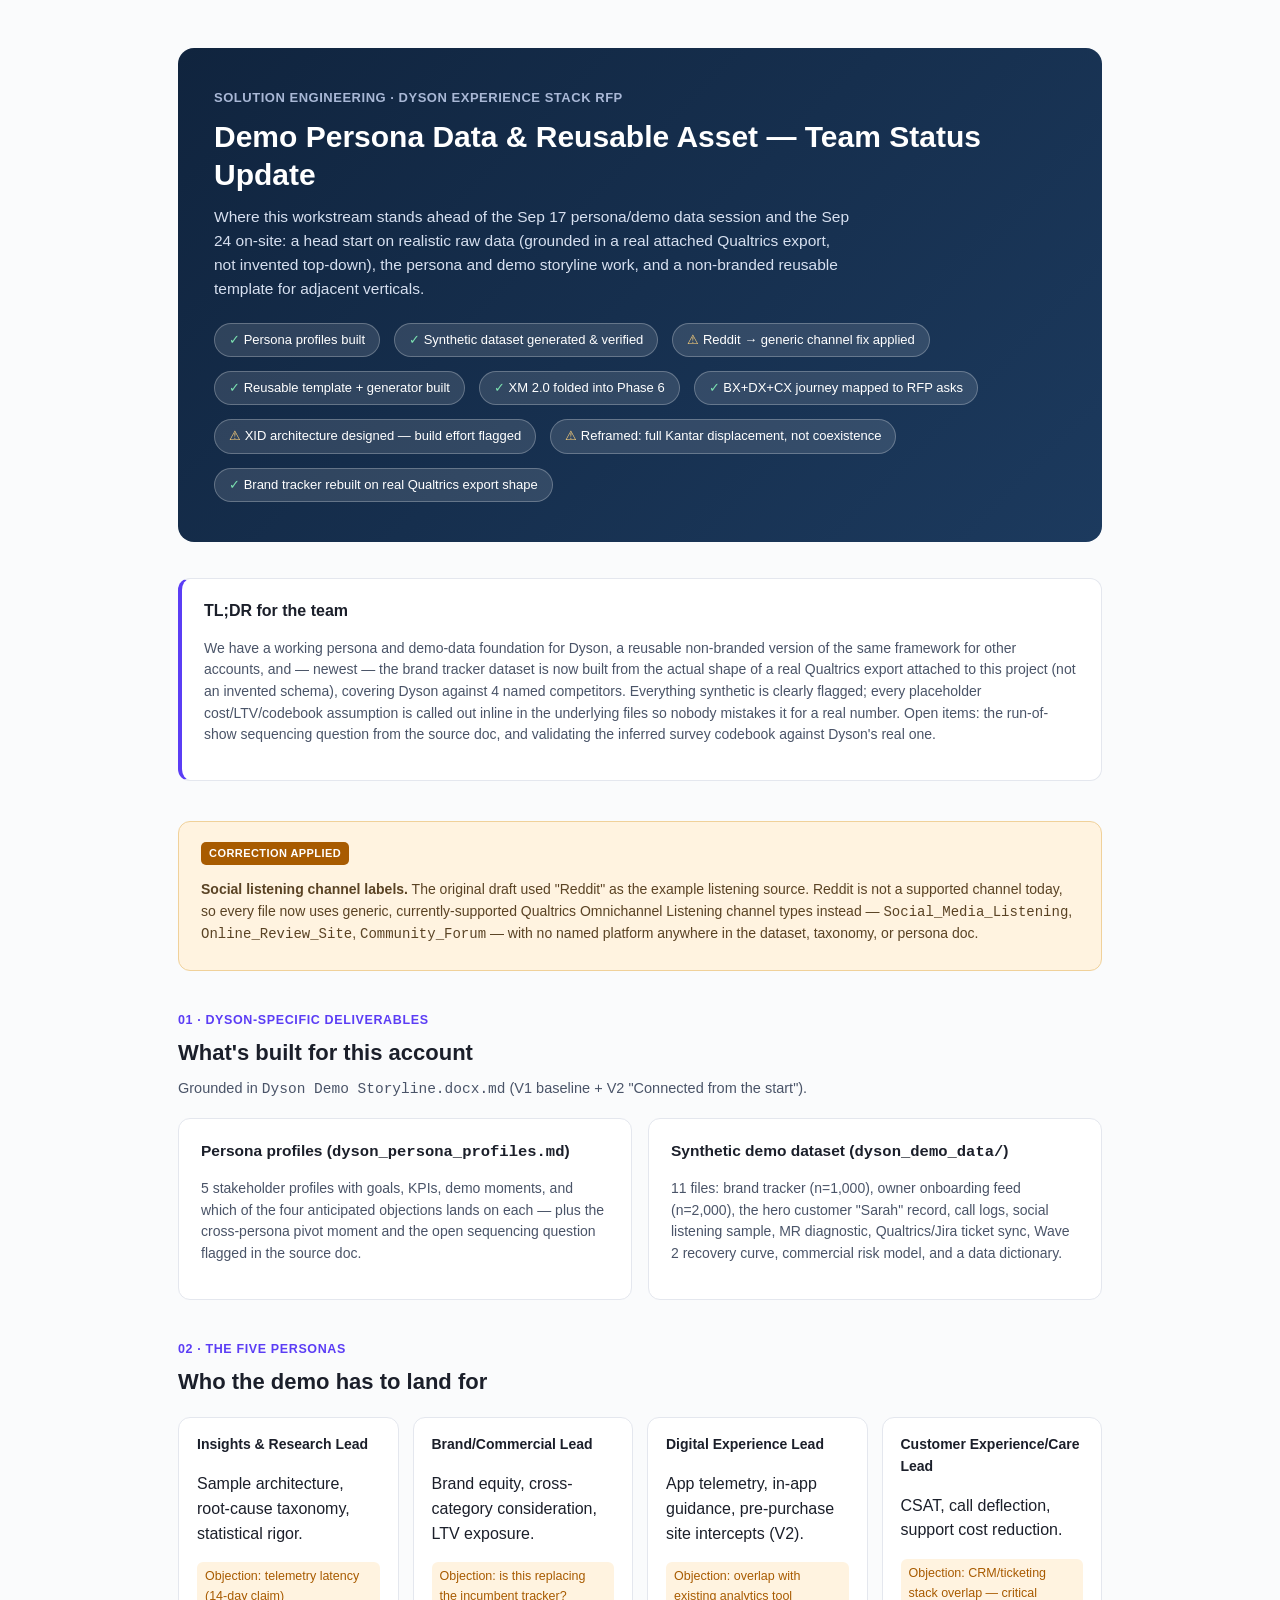
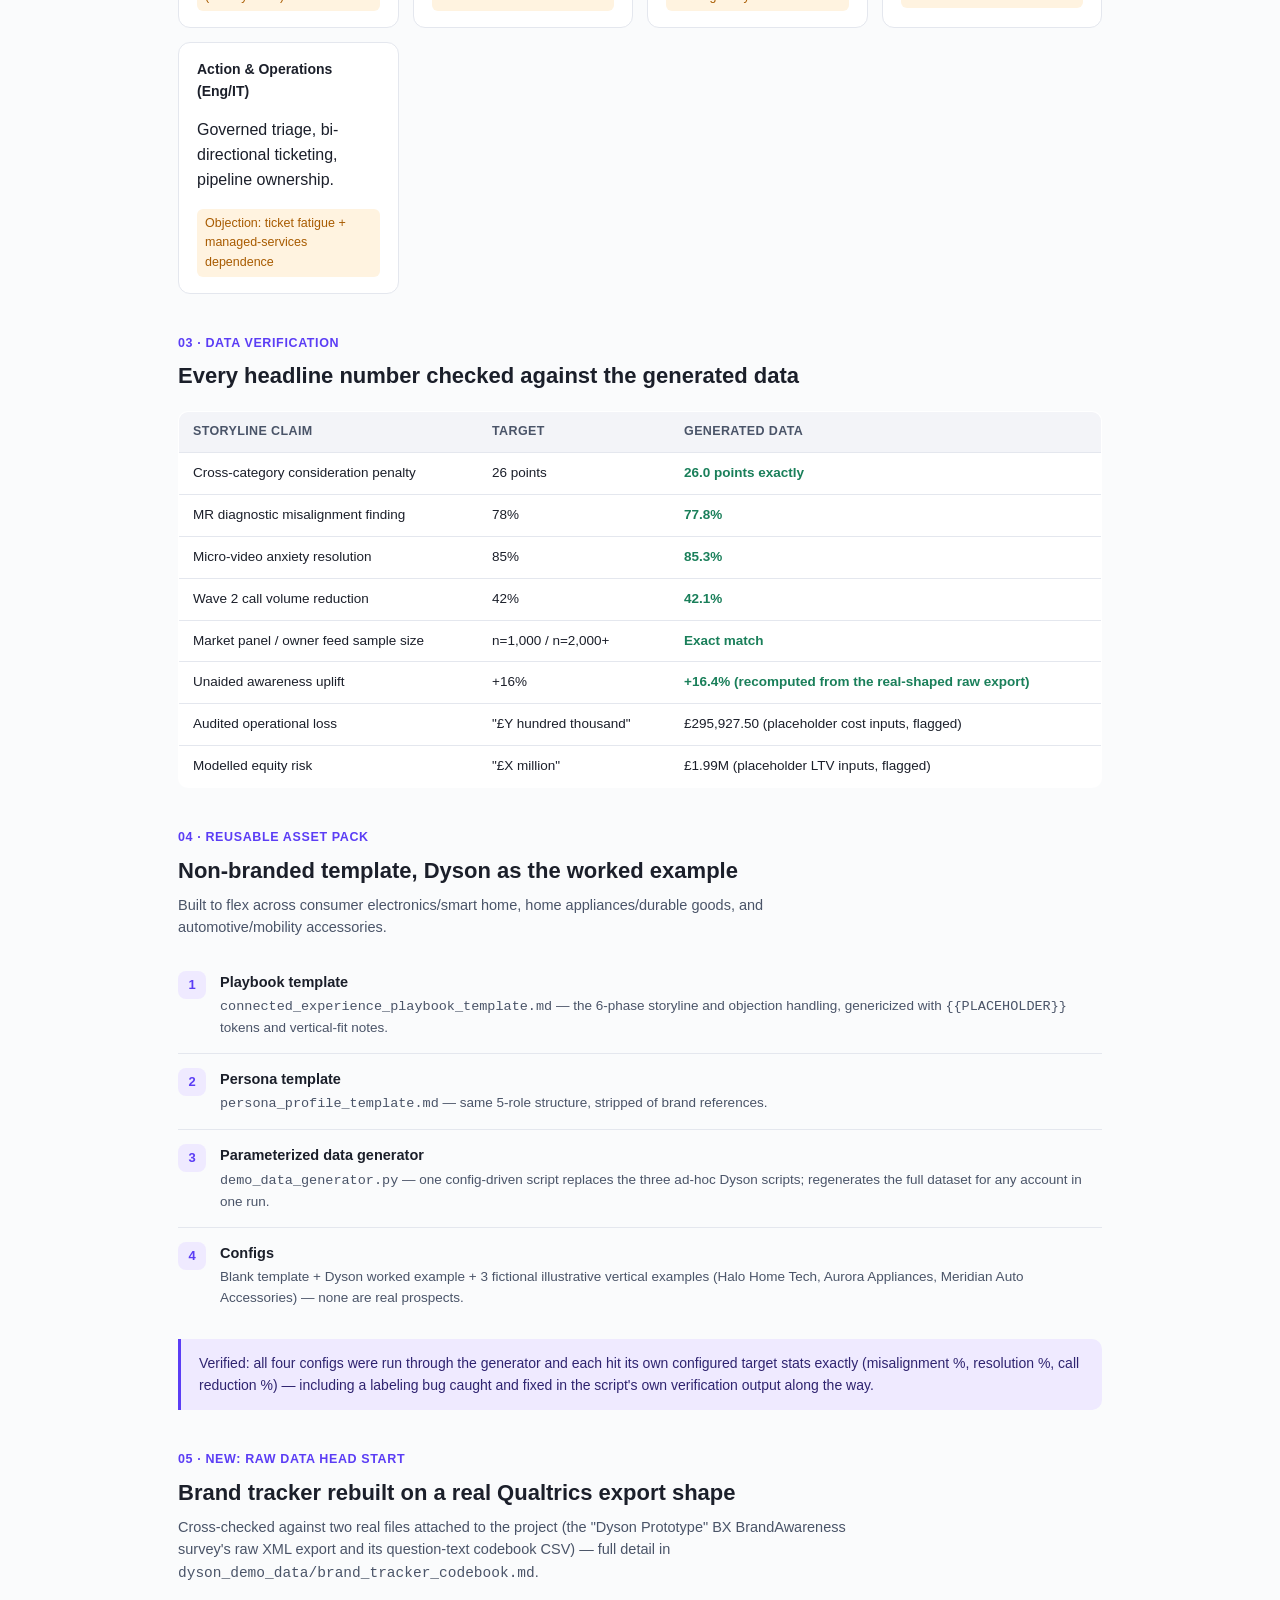
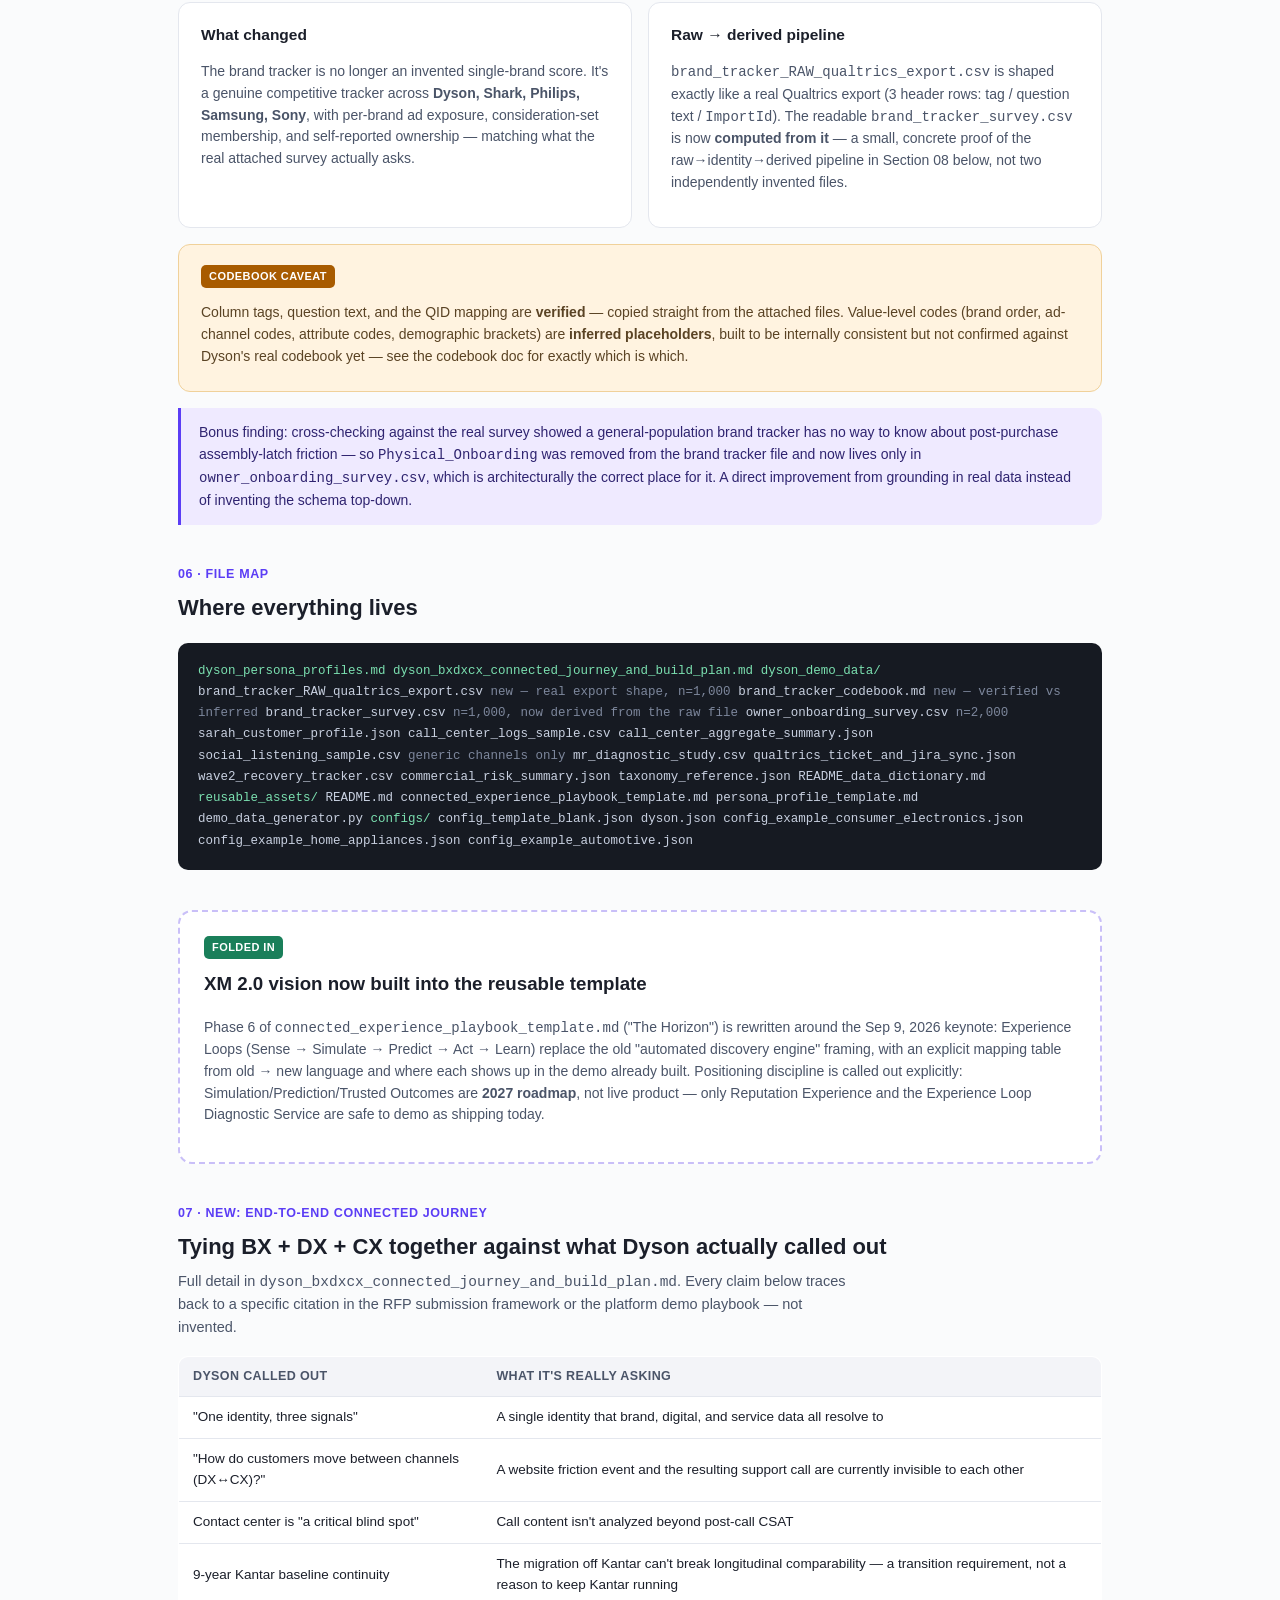
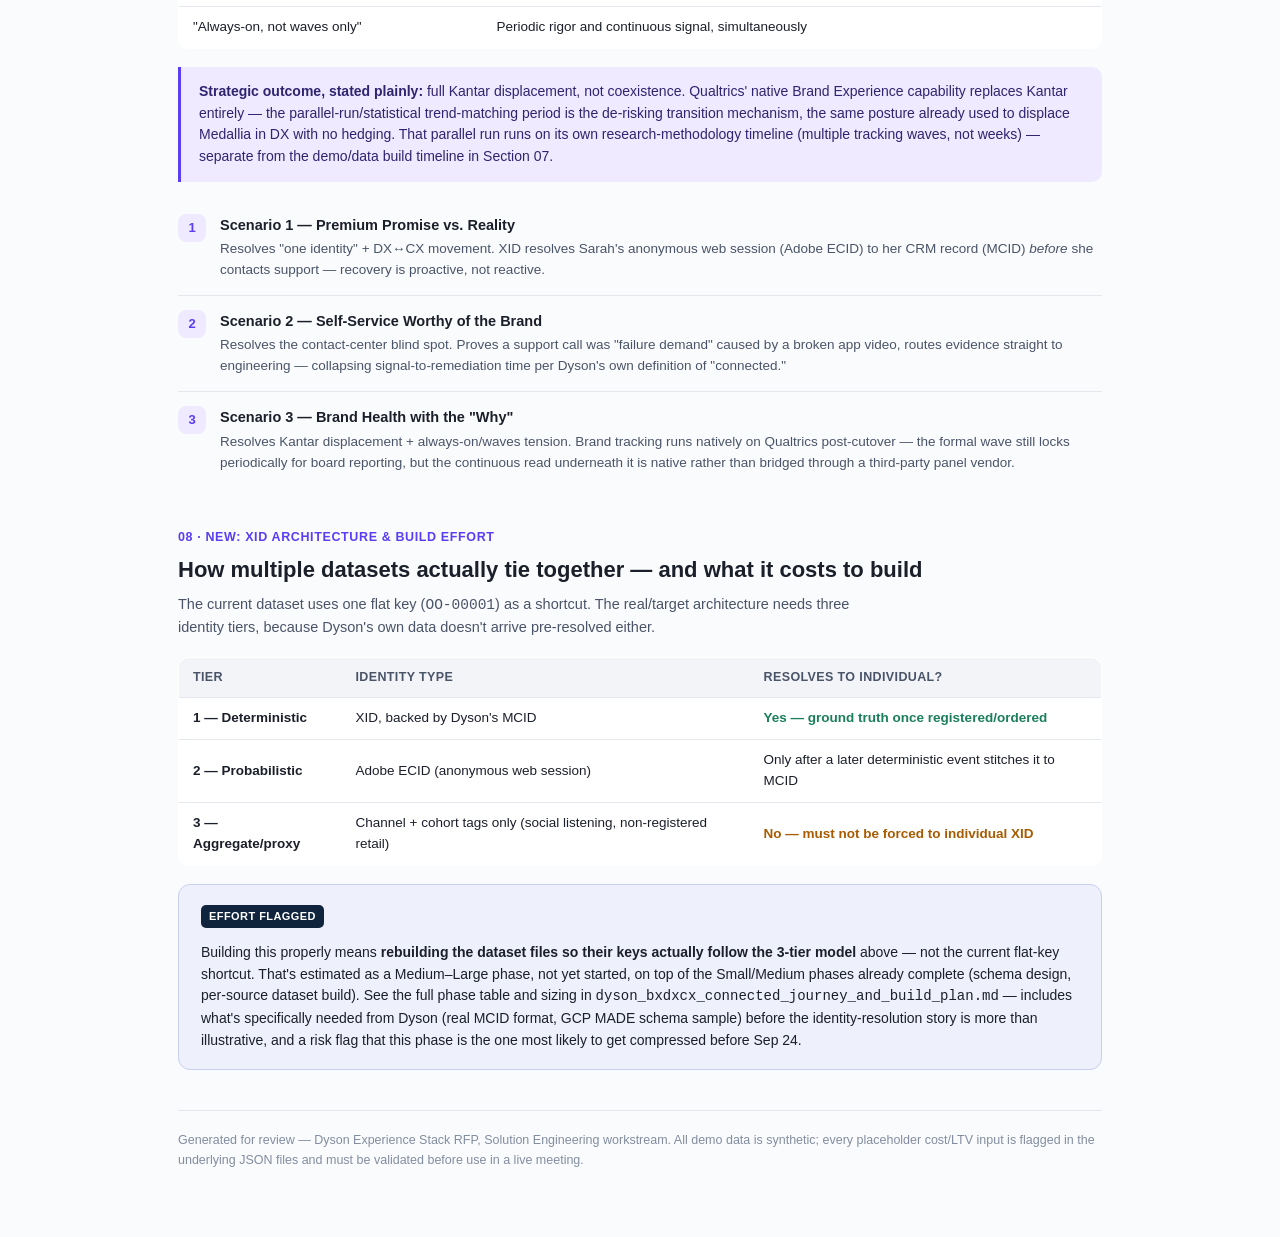
<file: dyson_demo_asset_review.html>
<!DOCTYPE html>
<html lang="en">
<head>
<meta charset="utf-8">
<meta name="viewport" content="width=device-width, initial-scale=1">
<title>Dyson Demo &amp; Reusable Asset — Team Status Update</title>
<style>
  :root{
    --ink:#1b1f2a; --ink-2:#4a5468; --ink-3:#828da0;
    --navy:#10243e; --purple:#5b3df5; --purple-light:#efeaff;
    --line:#e4e7ee; --bg:#fafbfc; --card:#ffffff;
    --green:#1a7f5a; --amber:#a85b00; --amber-bg:#fff3e0;
  }
  *{box-sizing:border-box}
  body{
    margin:0; background:var(--bg); color:var(--ink);
    font-family:-apple-system,BlinkMacSystemFont,"Segoe UI",Helvetica,Arial,sans-serif;
    line-height:1.55;
  }
  .wrap{max-width:980px;margin:0 auto;padding:48px 28px 80px}
  header.hero{
    background:linear-gradient(135deg,var(--navy),#1c3a5e);
    color:#fff;border-radius:16px;padding:40px 36px;margin-bottom:36px;
  }
  header.hero .eyebrow{color:#a9b8d6;font-size:13px;letter-spacing:.04em;text-transform:uppercase;margin-bottom:10px}
  header.hero h1{margin:0 0 12px;font-size:30px;line-height:1.25}
  header.hero p{color:#d7e0f0;margin:0;max-width:640px;font-size:15.5px}
  .statusrow{display:flex;gap:14px;flex-wrap:wrap;margin-top:22px}
  .pill{background:rgba(255,255,255,.12);border:1px solid rgba(255,255,255,.25);
    border-radius:999px;padding:6px 14px;font-size:13px;color:#fff}
  .pill.done::before{content:"✓ ";color:#7be0b0}
  .pill.fixed::before{content:"⚠ ";color:#ffd27a}

  section{margin-bottom:40px}
  .sec-head{margin-bottom:18px}
  .eyebrow{color:var(--purple);font-size:12.5px;letter-spacing:.05em;text-transform:uppercase;font-weight:700;margin-bottom:6px}
  h2{font-size:22px;margin:0 0 6px}
  .sec-sub{color:var(--ink-2);margin:0;font-size:14.5px;max-width:680px}

  .grid{display:grid;gap:16px}
  .g2{grid-template-columns:repeat(2,1fr)}
  .g3{grid-template-columns:repeat(3,1fr)}
  @media(max-width:720px){.g2,.g3{grid-template-columns:1fr}}

  .card{background:var(--card);border:1px solid var(--line);border-radius:12px;padding:20px 22px}
  .card h3{margin:0 0 8px;font-size:15.5px}
  .card p, .card li{color:var(--ink-2);font-size:14px}
  .card ul{margin:6px 0 0;padding-left:18px}

  .fixbox{background:var(--amber-bg);border:1px solid #f0d19a;border-radius:12px;padding:18px 22px;margin-bottom:16px}
  .fixbox .tag{display:inline-block;background:var(--amber);color:#fff;font-size:11px;font-weight:700;
    letter-spacing:.04em;text-transform:uppercase;border-radius:5px;padding:3px 8px;margin-bottom:8px}
  .fixbox p{margin:6px 0;color:#5a4324;font-size:14px}

  table{width:100%;border-collapse:collapse;font-size:13.5px;background:var(--card);border:1px solid var(--line);border-radius:10px;overflow:hidden}
  th,td{text-align:left;padding:10px 14px;border-bottom:1px solid var(--line)}
  th{background:#f3f4f8;color:var(--ink-2);font-weight:600;font-size:12.5px;text-transform:uppercase;letter-spacing:.03em}
  tr:last-child td{border-bottom:none}
  td.match{color:var(--green);font-weight:600}

  .phase-list{counter-reset:phase}
  .phase{display:flex;gap:14px;padding:14px 0;border-bottom:1px solid var(--line)}
  .phase:last-child{border-bottom:none}
  .phase .num{counter-increment:phase;background:var(--purple-light);color:var(--purple);
    font-weight:700;font-size:13px;min-width:28px;height:28px;border-radius:8px;
    display:flex;align-items:center;justify-content:center;flex-shrink:0}
  .phase .num::before{content:counter(phase)}
  .phase h4{margin:0 0 3px;font-size:14.5px}
  .phase p{margin:0;color:var(--ink-2);font-size:13.5px}

  .persona-grid{display:grid;grid-template-columns:repeat(auto-fit,minmax(220px,1fr));gap:14px}
  .persona{background:var(--card);border:1px solid var(--line);border-radius:12px;padding:16px 18px}
  .persona .role{font-weight:700;font-size:14px;margin-bottom:6px}
  .persona .obj{font-size:12.5px;color:#a85b00;background:#fff3e0;border-radius:6px;padding:5px 8px;margin-top:8px;display:block}

  .filetree{font-family:ui-monospace,SFMono-Regular,Menlo,Consolas,monospace;font-size:12.5px;
    background:#161a22;color:#c8d0e0;border-radius:10px;padding:18px 20px;overflow-x:auto;line-height:1.7}
  .filetree .dir{color:#7be0b0}
  .filetree .file{color:#c8d0e0}
  .filetree .comment{color:#7d879c}

  .callout{border-left:3px solid var(--purple);background:var(--purple-light);border-radius:0 10px 10px 0;
    padding:14px 18px;font-size:14px;color:#2f2470}

  .xm2{background:var(--card);border:2px dashed #c9bff8;border-radius:14px;padding:22px 24px}
  .xm2 h3{margin-top:0}
  .xm2 .tag2{display:inline-block;background:var(--purple);color:#fff;font-size:11px;font-weight:700;
    letter-spacing:.04em;text-transform:uppercase;border-radius:5px;padding:3px 8px;margin-bottom:10px}

  footer{color:var(--ink-3);font-size:12.5px;border-top:1px solid var(--line);padding-top:20px;margin-top:40px}
</style>
</head>
<body>
<div class="wrap">

  <header class="hero">
    <div class="eyebrow">Solution Engineering · Dyson Experience Stack RFP</div>
    <h1>Demo Persona Data &amp; Reusable Asset — Team Status Update</h1>
    <p>Where this workstream stands ahead of the Sep 17 persona/demo data session and the Sep 24 on-site: a head start on realistic raw data (grounded in a real attached Qualtrics export, not invented top-down), the persona and demo storyline work, and a non-branded reusable template for adjacent verticals.</p>
    <div class="statusrow">
      <span class="pill done">Persona profiles built</span>
      <span class="pill done">Synthetic dataset generated &amp; verified</span>
      <span class="pill fixed">Reddit → generic channel fix applied</span>
      <span class="pill done">Reusable template + generator built</span>
      <span class="pill done">XM 2.0 folded into Phase 6</span>
      <span class="pill done">BX+DX+CX journey mapped to RFP asks</span>
      <span class="pill fixed">XID architecture designed — build effort flagged</span>
      <span class="pill fixed">Reframed: full Kantar displacement, not coexistence</span>
      <span class="pill done">Brand tracker rebuilt on real Qualtrics export shape</span>
    </div>
  </header>

  <section>
    <div class="card" style="border-left:4px solid var(--purple)">
      <h3 style="font-size:16px">TL;DR for the team</h3>
      <p>We have a working persona and demo-data foundation for Dyson, a reusable non-branded version of the same framework for other accounts, and — newest — the brand tracker dataset is now built from the actual shape of a real Qualtrics export attached to this project (not an invented schema), covering Dyson against 4 named competitors. Everything synthetic is clearly flagged; every placeholder cost/LTV/codebook assumption is called out inline in the underlying files so nobody mistakes it for a real number. Open items: the run-of-show sequencing question from the source doc, and validating the inferred survey codebook against Dyson's real one.</p>
    </div>
  </section>

  <section>
    <div class="fixbox">
      <span class="tag">Correction applied</span>
      <p><strong>Social listening channel labels.</strong> The original draft used "Reddit" as the example listening source. Reddit is not a supported channel today, so every file now uses generic, currently-supported Qualtrics Omnichannel Listening channel types instead — <code>Social_Media_Listening</code>, <code>Online_Review_Site</code>, <code>Community_Forum</code> — with no named platform anywhere in the dataset, taxonomy, or persona doc.</p>
    </div>
  </section>

  <section>
    <div class="sec-head">
      <div class="eyebrow">01 · Dyson-specific deliverables</div>
      <h2>What's built for this account</h2>
      <p class="sec-sub">Grounded in <code>Dyson Demo Storyline.docx.md</code> (V1 baseline + V2 "Connected from the start").</p>
    </div>
    <div class="grid g2">
      <div class="card">
        <h3>Persona profiles (<code>dyson_persona_profiles.md</code>)</h3>
        <p>5 stakeholder profiles with goals, KPIs, demo moments, and which of the four anticipated objections lands on each — plus the cross-persona pivot moment and the open sequencing question flagged in the source doc.</p>
      </div>
      <div class="card">
        <h3>Synthetic demo dataset (<code>dyson_demo_data/</code>)</h3>
        <p>11 files: brand tracker (n=1,000), owner onboarding feed (n=2,000), the hero customer "Sarah" record, call logs, social listening sample, MR diagnostic, Qualtrics/Jira ticket sync, Wave 2 recovery curve, commercial risk model, and a data dictionary.</p>
      </div>
    </div>
  </section>

  <section>
    <div class="sec-head">
      <div class="eyebrow">02 · The five personas</div>
      <h2>Who the demo has to land for</h2>
    </div>
    <div class="persona-grid">
      <div class="persona">
        <div class="role">Insights &amp; Research Lead</div>
        <p>Sample architecture, root-cause taxonomy, statistical rigor.</p>
        <span class="obj">Objection: telemetry latency (14-day claim)</span>
      </div>
      <div class="persona">
        <div class="role">Brand/Commercial Lead</div>
        <p>Brand equity, cross-category consideration, LTV exposure.</p>
        <span class="obj">Objection: is this replacing the incumbent tracker?</span>
      </div>
      <div class="persona">
        <div class="role">Digital Experience Lead</div>
        <p>App telemetry, in-app guidance, pre-purchase site intercepts (V2).</p>
        <span class="obj">Objection: overlap with existing analytics tool</span>
      </div>
      <div class="persona">
        <div class="role">Customer Experience/Care Lead</div>
        <p>CSAT, call deflection, support cost reduction.</p>
        <span class="obj">Objection: CRM/ticketing stack overlap — critical</span>
      </div>
      <div class="persona">
        <div class="role">Action &amp; Operations (Eng/IT)</div>
        <p>Governed triage, bi-directional ticketing, pipeline ownership.</p>
        <span class="obj">Objection: ticket fatigue + managed-services dependence</span>
      </div>
    </div>
  </section>

  <section>
    <div class="sec-head">
      <div class="eyebrow">03 · Data verification</div>
      <h2>Every headline number checked against the generated data</h2>
    </div>
    <table>
      <thead><tr><th>Storyline claim</th><th>Target</th><th>Generated data</th></tr></thead>
      <tbody>
        <tr><td>Cross-category consideration penalty</td><td>26 points</td><td class="match">26.0 points exactly</td></tr>
        <tr><td>MR diagnostic misalignment finding</td><td>78%</td><td class="match">77.8%</td></tr>
        <tr><td>Micro-video anxiety resolution</td><td>85%</td><td class="match">85.3%</td></tr>
        <tr><td>Wave 2 call volume reduction</td><td>42%</td><td class="match">42.1%</td></tr>
        <tr><td>Market panel / owner feed sample size</td><td>n=1,000 / n=2,000+</td><td class="match">Exact match</td></tr>
        <tr><td>Unaided awareness uplift</td><td>+16%</td><td class="match">+16.4% (recomputed from the real-shaped raw export)</td></tr>
        <tr><td>Audited operational loss</td><td>"£Y hundred thousand"</td><td>£295,927.50 (placeholder cost inputs, flagged)</td></tr>
        <tr><td>Modelled equity risk</td><td>"£X million"</td><td>£1.99M (placeholder LTV inputs, flagged)</td></tr>
      </tbody>
    </table>
  </section>

  <section>
    <div class="sec-head">
      <div class="eyebrow">04 · Reusable asset pack</div>
      <h2>Non-branded template, Dyson as the worked example</h2>
      <p class="sec-sub">Built to flex across consumer electronics/smart home, home appliances/durable goods, and automotive/mobility accessories.</p>
    </div>
    <div class="phase-list">
      <div class="phase">
        <div class="num"></div>
        <div><h4>Playbook template</h4><p><code>connected_experience_playbook_template.md</code> — the 6-phase storyline and objection handling, genericized with <code>{{PLACEHOLDER}}</code> tokens and vertical-fit notes.</p></div>
      </div>
      <div class="phase">
        <div class="num"></div>
        <div><h4>Persona template</h4><p><code>persona_profile_template.md</code> — same 5-role structure, stripped of brand references.</p></div>
      </div>
      <div class="phase">
        <div class="num"></div>
        <div><h4>Parameterized data generator</h4><p><code>demo_data_generator.py</code> — one config-driven script replaces the three ad-hoc Dyson scripts; regenerates the full dataset for any account in one run.</p></div>
      </div>
      <div class="phase">
        <div class="num"></div>
        <div><h4>Configs</h4><p>Blank template + Dyson worked example + 3 fictional illustrative vertical examples (Halo Home Tech, Aurora Appliances, Meridian Auto Accessories) — none are real prospects.</p></div>
      </div>
    </div>
    <div class="callout" style="margin-top:16px">
      Verified: all four configs were run through the generator and each hit its own configured target stats exactly (misalignment %, resolution %, call reduction %) — including a labeling bug caught and fixed in the script's own verification output along the way.
    </div>
  </section>

  <section>
    <div class="sec-head">
      <div class="eyebrow">05 · New: raw data head start</div>
      <h2>Brand tracker rebuilt on a real Qualtrics export shape</h2>
      <p class="sec-sub">Cross-checked against two real files attached to the project (the "Dyson Prototype" BX BrandAwareness survey's raw XML export and its question-text codebook CSV) — full detail in <code>dyson_demo_data/brand_tracker_codebook.md</code>.</p>
    </div>
    <div class="grid g2">
      <div class="card">
        <h3>What changed</h3>
        <p>The brand tracker is no longer an invented single-brand score. It's a genuine competitive tracker across <strong>Dyson, Shark, Philips, Samsung, Sony</strong>, with per-brand ad exposure, consideration-set membership, and self-reported ownership — matching what the real attached survey actually asks.</p>
      </div>
      <div class="card">
        <h3>Raw → derived pipeline</h3>
        <p><code>brand_tracker_RAW_qualtrics_export.csv</code> is shaped exactly like a real Qualtrics export (3 header rows: tag / question text / <code>ImportId</code>). The readable <code>brand_tracker_survey.csv</code> is now <strong>computed from it</strong> — a small, concrete proof of the raw→identity→derived pipeline in Section 08 below, not two independently invented files.</p>
      </div>
    </div>
    <div class="fixbox" style="margin-top:16px">
      <span class="tag">Codebook caveat</span>
      <p>Column tags, question text, and the QID mapping are <strong>verified</strong> — copied straight from the attached files. Value-level codes (brand order, ad-channel codes, attribute codes, demographic brackets) are <strong>inferred placeholders</strong>, built to be internally consistent but not confirmed against Dyson's real codebook yet — see the codebook doc for exactly which is which.</p>
    </div>
    <div class="callout" style="margin-top:16px">
      Bonus finding: cross-checking against the real survey showed a general-population brand tracker has no way to know about post-purchase assembly-latch friction — so <code>Physical_Onboarding</code> was removed from the brand tracker file and now lives only in <code>owner_onboarding_survey.csv</code>, which is architecturally the correct place for it. A direct improvement from grounding in real data instead of inventing the schema top-down.
    </div>
  </section>

  <section>
    <div class="sec-head">
      <div class="eyebrow">06 · File map</div>
      <h2>Where everything lives</h2>
    </div>
    <div class="filetree">
<span class="dir">dyson_persona_profiles.md</span>
<span class="dir">dyson_bxdxcx_connected_journey_and_build_plan.md</span>
<span class="dir">dyson_demo_data/</span>
  <span class="file">brand_tracker_RAW_qualtrics_export.csv</span> <span class="comment">new — real export shape, n=1,000</span>
  <span class="file">brand_tracker_codebook.md</span>           <span class="comment">new — verified vs inferred</span>
  <span class="file">brand_tracker_survey.csv</span>            <span class="comment">n=1,000, now derived from the raw file</span>
  <span class="file">owner_onboarding_survey.csv</span>         <span class="comment">n=2,000</span>
  <span class="file">sarah_customer_profile.json</span>
  <span class="file">call_center_logs_sample.csv</span>
  <span class="file">call_center_aggregate_summary.json</span>
  <span class="file">social_listening_sample.csv</span>         <span class="comment">generic channels only</span>
  <span class="file">mr_diagnostic_study.csv</span>
  <span class="file">qualtrics_ticket_and_jira_sync.json</span>
  <span class="file">wave2_recovery_tracker.csv</span>
  <span class="file">commercial_risk_summary.json</span>
  <span class="file">taxonomy_reference.json</span>
  <span class="file">README_data_dictionary.md</span>
<span class="dir">reusable_assets/</span>
  <span class="file">README.md</span>
  <span class="file">connected_experience_playbook_template.md</span>
  <span class="file">persona_profile_template.md</span>
  <span class="file">demo_data_generator.py</span>
  <span class="dir">configs/</span>
    <span class="file">config_template_blank.json</span>
    <span class="file">dyson.json</span>
    <span class="file">config_example_consumer_electronics.json</span>
    <span class="file">config_example_home_appliances.json</span>
    <span class="file">config_example_automotive.json</span>
    </div>
  </section>

  <section>
    <div class="xm2">
      <span class="tag2" style="background:var(--green)">Folded in</span>
      <h3>XM 2.0 vision now built into the reusable template</h3>
      <p style="color:var(--ink-2);font-size:14px">Phase 6 of <code>connected_experience_playbook_template.md</code> ("The Horizon") is rewritten around the Sep 9, 2026 keynote: Experience Loops (Sense → Simulate → Predict → Act → Learn) replace the old "automated discovery engine" framing, with an explicit mapping table from old → new language and where each shows up in the demo already built. Positioning discipline is called out explicitly: Simulation/Prediction/Trusted Outcomes are <strong>2027 roadmap</strong>, not live product — only Reputation Experience and the Experience Loop Diagnostic Service are safe to demo as shipping today.</p>
    </div>
  </section>

  <section>
    <div class="sec-head">
      <div class="eyebrow">07 · New: end-to-end connected journey</div>
      <h2>Tying BX + DX + CX together against what Dyson actually called out</h2>
      <p class="sec-sub">Full detail in <code>dyson_bxdxcx_connected_journey_and_build_plan.md</code>. Every claim below traces back to a specific citation in the RFP submission framework or the platform demo playbook — not invented.</p>
    </div>
    <table style="margin-bottom:18px">
      <thead><tr><th>Dyson called out</th><th>What it's really asking</th></tr></thead>
      <tbody>
        <tr><td>"One identity, three signals"</td><td>A single identity that brand, digital, and service data all resolve to</td></tr>
        <tr><td>"How do customers move between channels (DX↔CX)?"</td><td>A website friction event and the resulting support call are currently invisible to each other</td></tr>
        <tr><td>Contact center is "a critical blind spot"</td><td>Call content isn't analyzed beyond post-call CSAT</td></tr>
        <tr><td>9-year Kantar baseline continuity</td><td>The migration off Kantar can't break longitudinal comparability — a transition requirement, not a reason to keep Kantar running</td></tr>
        <tr><td>"Always-on, not waves only"</td><td>Periodic rigor and continuous signal, simultaneously</td></tr>
      </tbody>
    </table>
    <div class="callout" style="margin-bottom:18px">
      <strong>Strategic outcome, stated plainly:</strong> full Kantar displacement, not coexistence. Qualtrics' native Brand Experience capability replaces Kantar entirely — the parallel-run/statistical trend-matching period is the de-risking transition mechanism, the same posture already used to displace Medallia in DX with no hedging. That parallel run runs on its own research-methodology timeline (multiple tracking waves, not weeks) — separate from the demo/data build timeline in Section 07.
    </div>
    <div class="phase-list">
      <div class="phase">
        <div class="num"></div>
        <div><h4>Scenario 1 — Premium Promise vs. Reality</h4><p>Resolves "one identity" + DX↔CX movement. XID resolves Sarah's anonymous web session (Adobe ECID) to her CRM record (MCID) <em>before</em> she contacts support — recovery is proactive, not reactive.</p></div>
      </div>
      <div class="phase">
        <div class="num"></div>
        <div><h4>Scenario 2 — Self-Service Worthy of the Brand</h4><p>Resolves the contact-center blind spot. Proves a support call was "failure demand" caused by a broken app video, routes evidence straight to engineering — collapsing signal-to-remediation time per Dyson's own definition of "connected."</p></div>
      </div>
      <div class="phase">
        <div class="num"></div>
        <div><h4>Scenario 3 — Brand Health with the "Why"</h4><p>Resolves Kantar displacement + always-on/waves tension. Brand tracking runs natively on Qualtrics post-cutover — the formal wave still locks periodically for board reporting, but the continuous read underneath it is native rather than bridged through a third-party panel vendor.</p></div>
      </div>
    </div>
  </section>

  <section>
    <div class="sec-head">
      <div class="eyebrow">08 · New: XID architecture &amp; build effort</div>
      <h2>How multiple datasets actually tie together — and what it costs to build</h2>
      <p class="sec-sub">The current dataset uses one flat key (<code>OO-00001</code>) as a shortcut. The real/target architecture needs three identity tiers, because Dyson's own data doesn't arrive pre-resolved either.</p>
    </div>
    <table style="margin-bottom:18px">
      <thead><tr><th>Tier</th><th>Identity type</th><th>Resolves to individual?</th></tr></thead>
      <tbody>
        <tr><td><strong>1 — Deterministic</strong></td><td>XID, backed by Dyson's MCID</td><td class="match">Yes — ground truth once registered/ordered</td></tr>
        <tr><td><strong>2 — Probabilistic</strong></td><td>Adobe ECID (anonymous web session)</td><td>Only after a later deterministic event stitches it to MCID</td></tr>
        <tr><td><strong>3 — Aggregate/proxy</strong></td><td>Channel + cohort tags only (social listening, non-registered retail)</td><td style="color:var(--amber);font-weight:600">No — must not be forced to individual XID</td></tr>
      </tbody>
    </table>
    <div class="fixbox" style="background:#eef1fb;border-color:#c7d0ee">
      <span class="tag" style="background:var(--navy)">Effort flagged</span>
      <p style="color:var(--ink);margin:6px 0 0">Building this properly means <strong>rebuilding the dataset files so their keys actually follow the 3-tier model</strong> above — not the current flat-key shortcut. That's estimated as a Medium–Large phase, not yet started, on top of the Small/Medium phases already complete (schema design, per-source dataset build). See the full phase table and sizing in <code>dyson_bxdxcx_connected_journey_and_build_plan.md</code> — includes what's specifically needed from Dyson (real MCID format, GCP MADE schema sample) before the identity-resolution story is more than illustrative, and a risk flag that this phase is the one most likely to get compressed before Sep 24.</p>
    </div>
  </section>

  <footer>
    Generated for review — Dyson Experience Stack RFP, Solution Engineering workstream. All demo data is synthetic; every placeholder cost/LTV input is flagged in the underlying JSON files and must be validated before use in a live meeting.
  </footer>

</div>
</body>
</html>
</file>
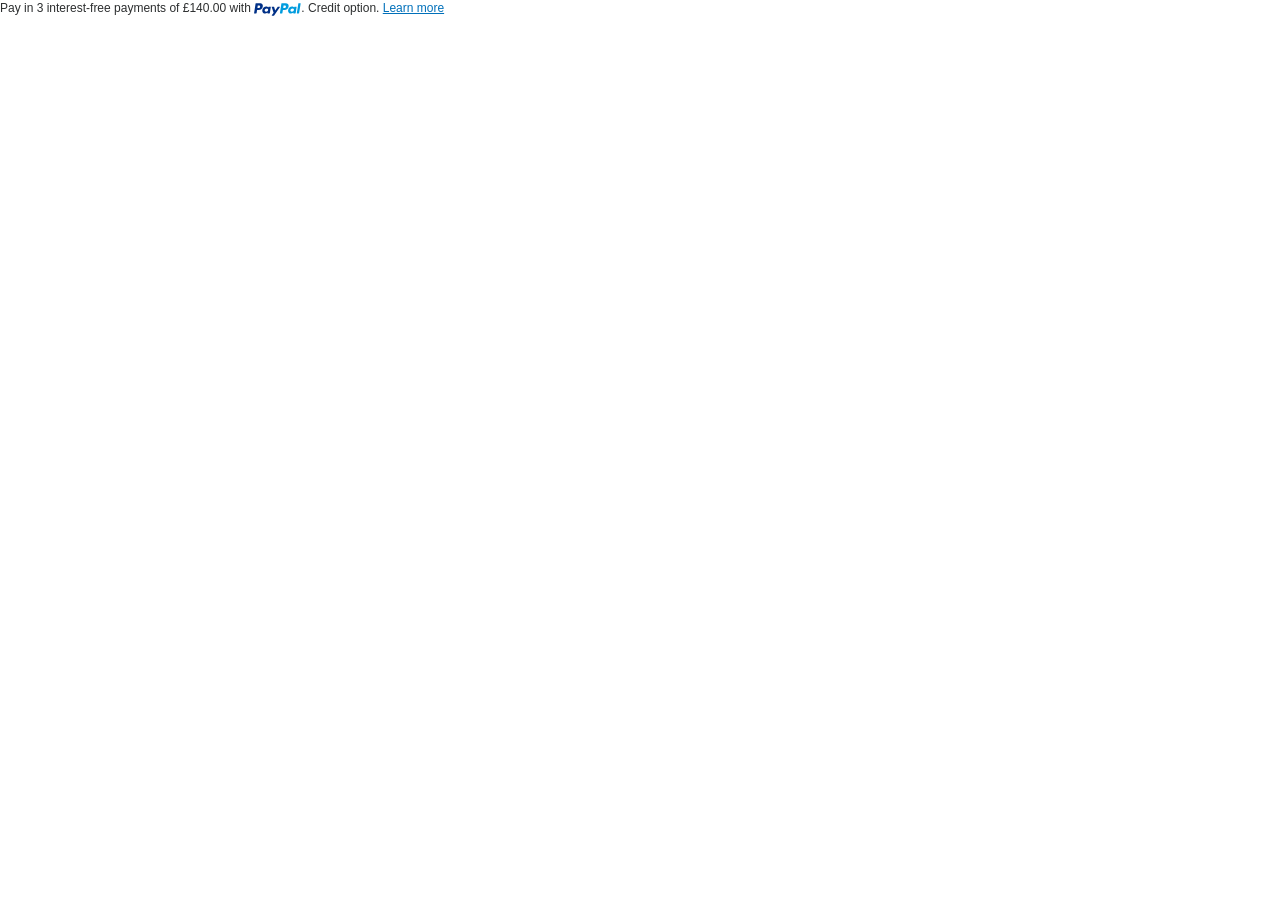
<file: Dyson CameraJet™ electric toothbrush (Ceramic Pink)_files/saved_resource.html>
<!DOCTYPE html>
<!-- saved from url=(0951)https://www.paypal.com/credit-presentment/smart/message?amount=419.99&channel=UPSTREAM&features=native-modal&page_type=product&style=%7B%22layout%22%3A%22text%22%2C%22logo%22%3A%7B%22type%22%3A%22inline%22%7D%7D&client_id=AcHconBkNxA_jWv4Mm23yD5VidUTfh3taGgwa-xdSBLc-Q5slXH3wt_8NyBhKmzK3HDtMOw3-8pYwiFq&merchant_config=4a6a20fd6450c1e2032d2b86b3a7cd5d04bd27dc&treatments=f8388bef7c225bdf309f1e30543507f66d9e9437&sdkMeta=[base64]&env=production&version=1.96.0&integrationType=SDK&deviceID=uid_fd16572840_mdc6nti6mju&sessionID=uid_f1d5b75ca7_mtm6mta6mzi&scriptUID=uid_bmwrjmohtjnfrdxwimirbtvhhdfvly&message_request_id=uid_2536206ae8_mtm6mti6mdc&disableSetCookie=true -->
<html lang="en-GB"><head><meta http-equiv="Content-Type" content="text/html; charset=UTF-8">
                        <title>PayPal</title>
                        <meta name="viewport" content="width=device-width, initial-scale=1">
                    </head>
                    <body>
                        <script data-uid="uid_bmwrjmohtjnfrdxwimirbtvhhdfvly">(function createSdkScript(formattedSdkUrl, allowedAttrs) {
  function grabQueryParameters() {
    return window.location.search.substr(1).split('&').reduce(function (acc, param) {
      const splitParams = param.split('=');
      const key = splitParams[0];
      const value = splitParams[1];
      acc[key] = value;
      return acc;
    }, {});
  }
  function getSDKScriptAttributes(allAttrs) {
    const attrs = {};
    Object.keys(allAttrs).forEach(function (key) {
      if (allowedAttrs.indexOf(key) > -1 && /^[a-zA-Z0-9._=,-]*$/.test(allAttrs[key])) {
        attrs[key] = allAttrs[key];
      }
    });
    return attrs;
  }
  const queryParams = grabQueryParameters();
  const sdkPath = formattedSdkUrl;
  let attrs;
  let sdkQueryParams;
  if (queryParams.sdkMeta) {
    const invalidSdkMetaError = 'Invalid sdkMeta';
    let parsedSdkMeta;
    let clientSideUrl;
    try {
      parsedSdkMeta = JSON.parse(atob(decodeURIComponent(queryParams.sdkMeta)));
      clientSideUrl = parsedSdkMeta.url;
      attrs = parsedSdkMeta.attrs;
    } catch (error) {
      throw new Error(invalidSdkMetaError);
    }
    if (!parsedSdkMeta || !clientSideUrl || !attrs) {
      throw new Error(invalidSdkMetaError);
    }
    const a = document.createElement('a');
    a.href = clientSideUrl;
    sdkQueryParams = a.search;
    if (!sdkQueryParams) {
      throw new Error(invalidSdkMetaError);
    }
  } else {
    attrs = {
      'data-uid': queryParams.scriptUID
    };
    sdkQueryParams = '';
  }
  const validAttrs = getSDKScriptAttributes(attrs);
  const script = document.createElement('script');
  script.setAttribute('src', sdkPath + sdkQueryParams);
  script.onload = () => {
    if (typeof window.onSdkLoad === 'function') {
      window.onSdkLoad();
    }
  };
  Object.keys(validAttrs).forEach(function (key) {
    script.setAttribute(key, validAttrs[key]);
  });
  document.body.appendChild(script);
})("https://www.paypal.com/sdk/js", ["data-amount","data-client-token","data-merchant-id","data-partner-attribution-id","data-enable-3ds","data-sdk-integration-source","data-client-metadata-id","data-uid"])</script><script src="./js" data-uid="uid_bmwrjmohtjnfrdxwimirbtvhhdfvly"></script> <script src="./smart-credit-message@1.96.0.js"></script> <script>
                if (typeof window.crc === 'undefined') {
                    let script = document.createElement('script');
                    script.setAttribute('src', 'https://www.paypalobjects.com/upstream/bizcomponents/js/smart-credit-message.js');
                    script.onload = () => {
                        if (typeof window.onFallbackLoad() !== 'undefined') {
                            window.onFallbackLoad();
                        }
                    }
                    document.body.appendChild(script);
                }
        </script> <script>
            var parsedData = JSON.parse(document.firstChild.nodeValue);
            function initializeComponent() {
                if (typeof window.xprops !== 'undefined') {
                    crc.setupMessage(parsedData);
                } else {
                    window.onSdkLoad = () => crc.setupMessage(parsedData);
                }
            }
            if (typeof window.crc !== 'undefined') {
                initializeComponent();
            } else {
                window.onFallbackLoad = () => initializeComponent();
            }
        </script>
                    
                
            <button type="button" style="display: block; background: transparent; padding: 0px; border-width: medium; border-style: none; border-color: currentcolor; border-image: none; outline: none; text-align: left; font-family: inherit; font-size: inherit;"><div class="message"><style class="styles__global">* {
    box-sizing: border-box;
    margin: 0;
    padding: 0;
}

html {
    color: #2d2d2d;
    font-family: Helvetica, Arial, sans-serif;
    font-size: 14px;
    font-weight: 400;
    overflow: hidden;
}

img {
    display: block;
    width: 100%;
    height: auto;
}

.message__logo--svg {
    position: relative;
}

.message__logo img {
    position: absolute;
    top: 0;
    left: 0;
    width: 100%;
}

/* IE will not properly scale a SVG element, but will scale a canvas element */
.message__logo canvas {
    display: block;
    width: 100%;
    visibility: hidden;
}

/* for screen readers */
.sr-only {
    border: 0 !important;
    clip: rect(1px, 1px, 1px, 1px) !important;
    -webkit-clip-path: inset(50%) !important;
    clip-path: inset(50%) !important;
    height: 1px !important;
    margin: -1px !important;
    overflow: hidden !important;
    padding: 0 !important;
    position: absolute !important;
    width: 1px !important;
    white-space: nowrap !important;
}

button:focus .message__content,
button:focus .message__content span.br {
    text-decoration: underline;
}

.message {
    display: block;
    width: 100%;
    color: #2c2e2f;
    cursor: pointer;
}

.message__container {
    min-width: 100%;
}

.message__content {
    display: inline-flex;
    align-items: center;
    min-width: 100%;
}

.message__logo-container {
    flex: 0 0 auto;
    width: 70px;
    margin-right: 0.8rem;
}

.message__messaging {
    white-space: normal;
    position: relative;
    top: -0.05em;
    line-height: 1.3;
}

.message__messaging span.br {
    white-space: nowrap;
}

.message__promo-container {
    display: inline;
}

.message__headline {
    display: inline;
    font-weight: 400;
    font-size: inherit;
}

.message__sub-headline {
    display: none;
    font-size: inherit;
}

.message__disclaimer {
    display: inline;
    white-space: nowrap;
    font-weight: 400;
    font-size: inherit;
}

.message__disclaimer > span {
    color: #0070ba;
    font-weight: 500;
}

.message__disclaimer > span:not(.multi),
.message__disclaimer > span.multi:last-of-type {
    text-decoration: underline;
}

/* For non-US NI disclaimer */
.message__disclaimer > span.multi:first-of-type {
    color: #2c2e2f;
    font-weight: normal;
    text-decoration: none;
}

.message__content {
    display: inline-block;
}

.message__messaging {
    margin: 0;
}

.message__logo-container {
    display: inline;
    white-space: nowrap;
    margin: 0;
}
.message__logo-container::before {
    content: 'with ';
}

.message__logo {
    display: inline-block;
    width: 7rem;
    vertical-align: middle;
}

.message__headline .em {
    display: inline-block;
    white-space: nowrap;
}

.message__headline > span:nth-last-child(2)::after {
    content: ' ';
}

.message__disclaimer > span:not(.multi),
.message__disclaimer > span.multi:last-of-type {
    text-decoration: underline;
}
</style><style class="styles__locale">.locale--GB .message__headline {
    white-space: nowrap;
}

.weak {
    display: inline-block;
}

.locale--GB .message__logo-container::after {
    content: '.';
}

.locale--GB .message__logo:last-child {
    margin-right: 0px;
}

.locale--GB .message__messaging {
    padding-right: 0px;
}

.weak {
    display: none;
}

.locale--GB .message__headline {
    white-space: normal;
}
</style><style class="styles__mutations">
    .message__headline {
        white-space: normal;
    }

    .message__headline > .tag--medium > span {
        white-space: normal;
    }

    .message__headline > .tag--medium > .weak.br {
        white-space: nowrap;
    }

    .message__headline > .tag--xsmall {
        display: none;
    }

    .message__disclaimer .tag--xsmall {
        display: inline;
    }

    @media screen and (max-width: 212.32799999999997px) {
        .message__content {
            display: inline-flex;
        }

        .message__headline > .tag--medium {
            display: none;
        }

        .message__headline > .tag--xsmall {
            display: inline;
        }

        .message__headline .tag--xsmall > span {
            white-space: nowrap;
        }

        .message__disclaimer .tag--xsmall {
            display: none;
        }
    }

.message__logo { width: 47.184px }</style><style class="styles__misc"></style><style class="styles__customFont">.message__messaging,
.message__messaging .message__headline span,
.message__messaging .message__sub-headline span,
.message__messaging .message__disclaimer span{ font-size: 12px; }</style><div class="message__container locale--GB"><div class="message__foreground"></div><div class="message__content"><div class="message__messaging"><div class="message__promo-container"><div class="message__headline"><span class="tag--medium multi"><span class=" br">Pay in 3 interest-free payments of £140.00</span> <span class="weak br">.</span></span> <span class="tag--xsmall multi"><span class="">Buy now and pay later</span></span> <div class="message__logo-container"><div class="message__logo message__logo--svg" aria-hidden="true"><img src="[data-uri]" alt="" role="presentation"><canvas height="32" width="100"></canvas></div></div><span class="sr-only">PayPal</span></div> <div class="message__sub-headline"></div></div> <p class="message__disclaimer"><span class="tag--extra multi"><span class="">Credit option. </span></span> <span class="tag--default multi"><span class="">Learn more</span></span></p></div></div><div class="message__background"></div></div></div></button></body></html>
</file>
